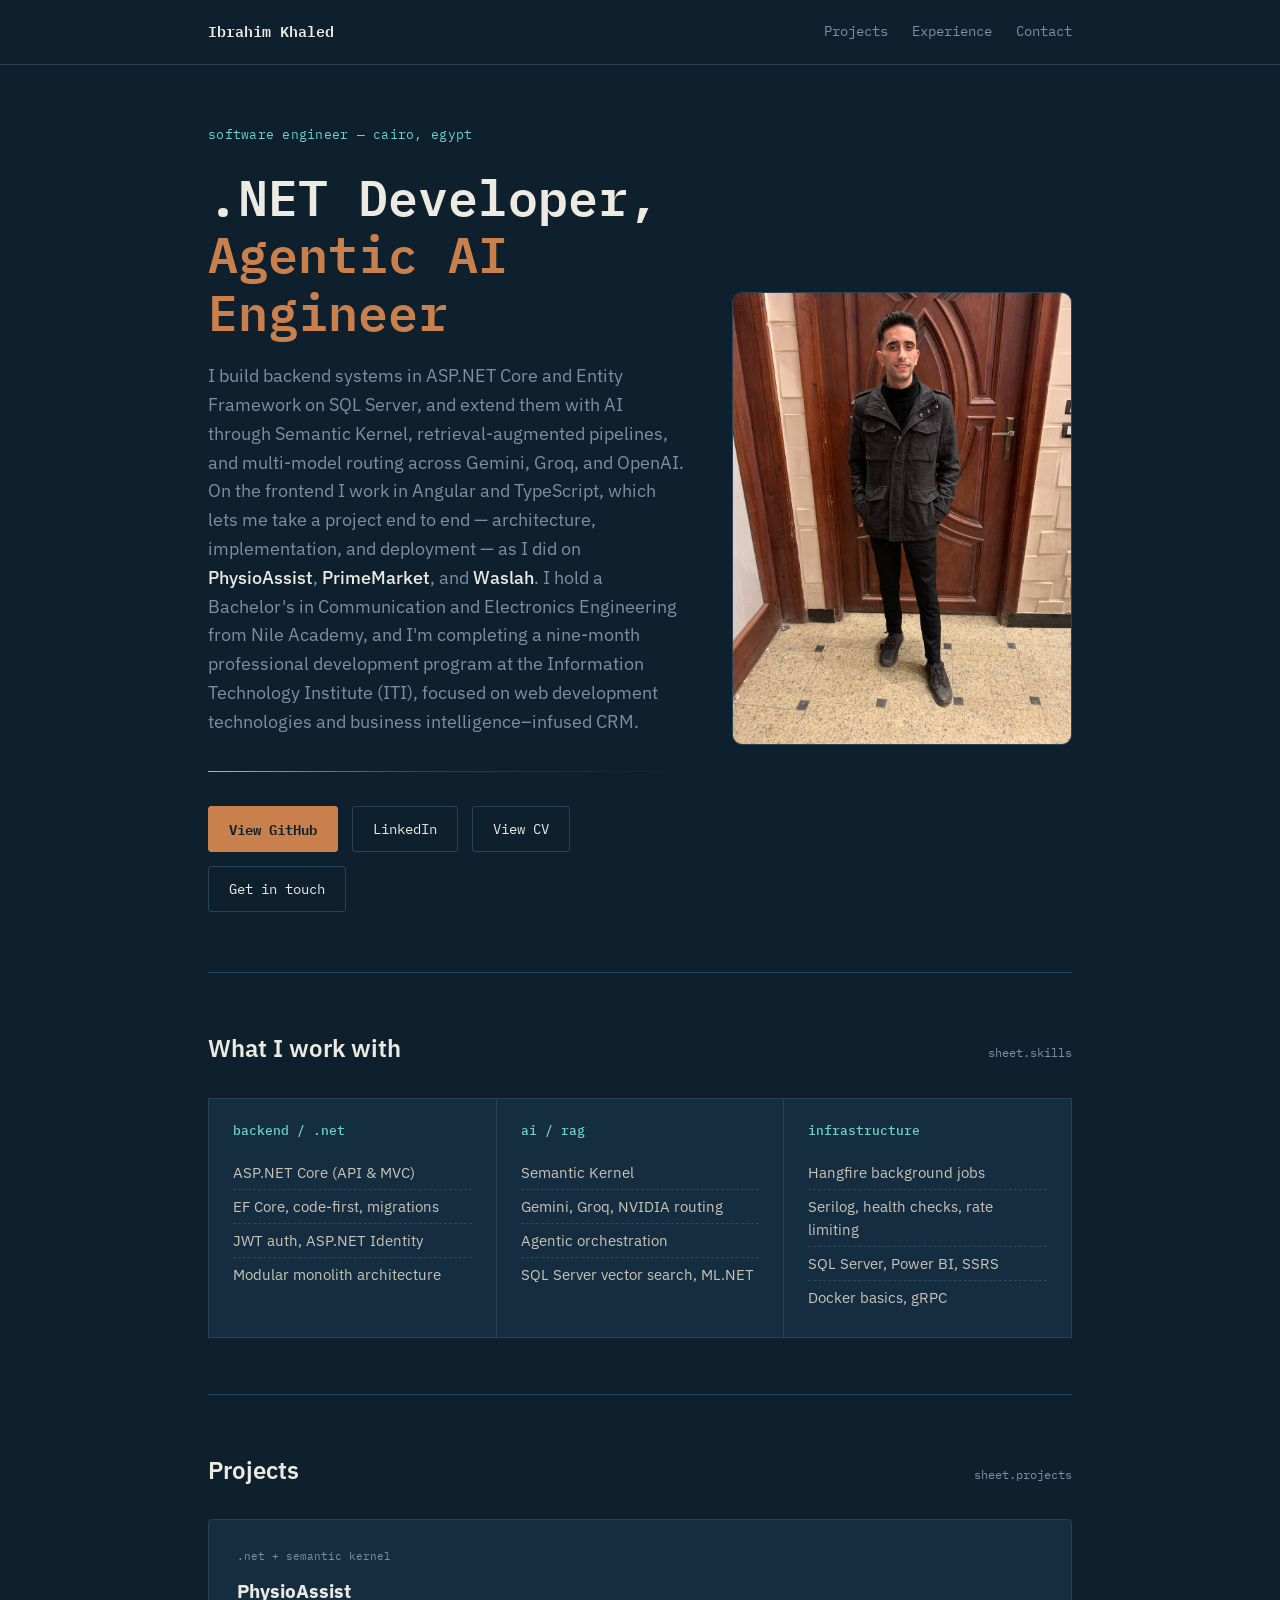
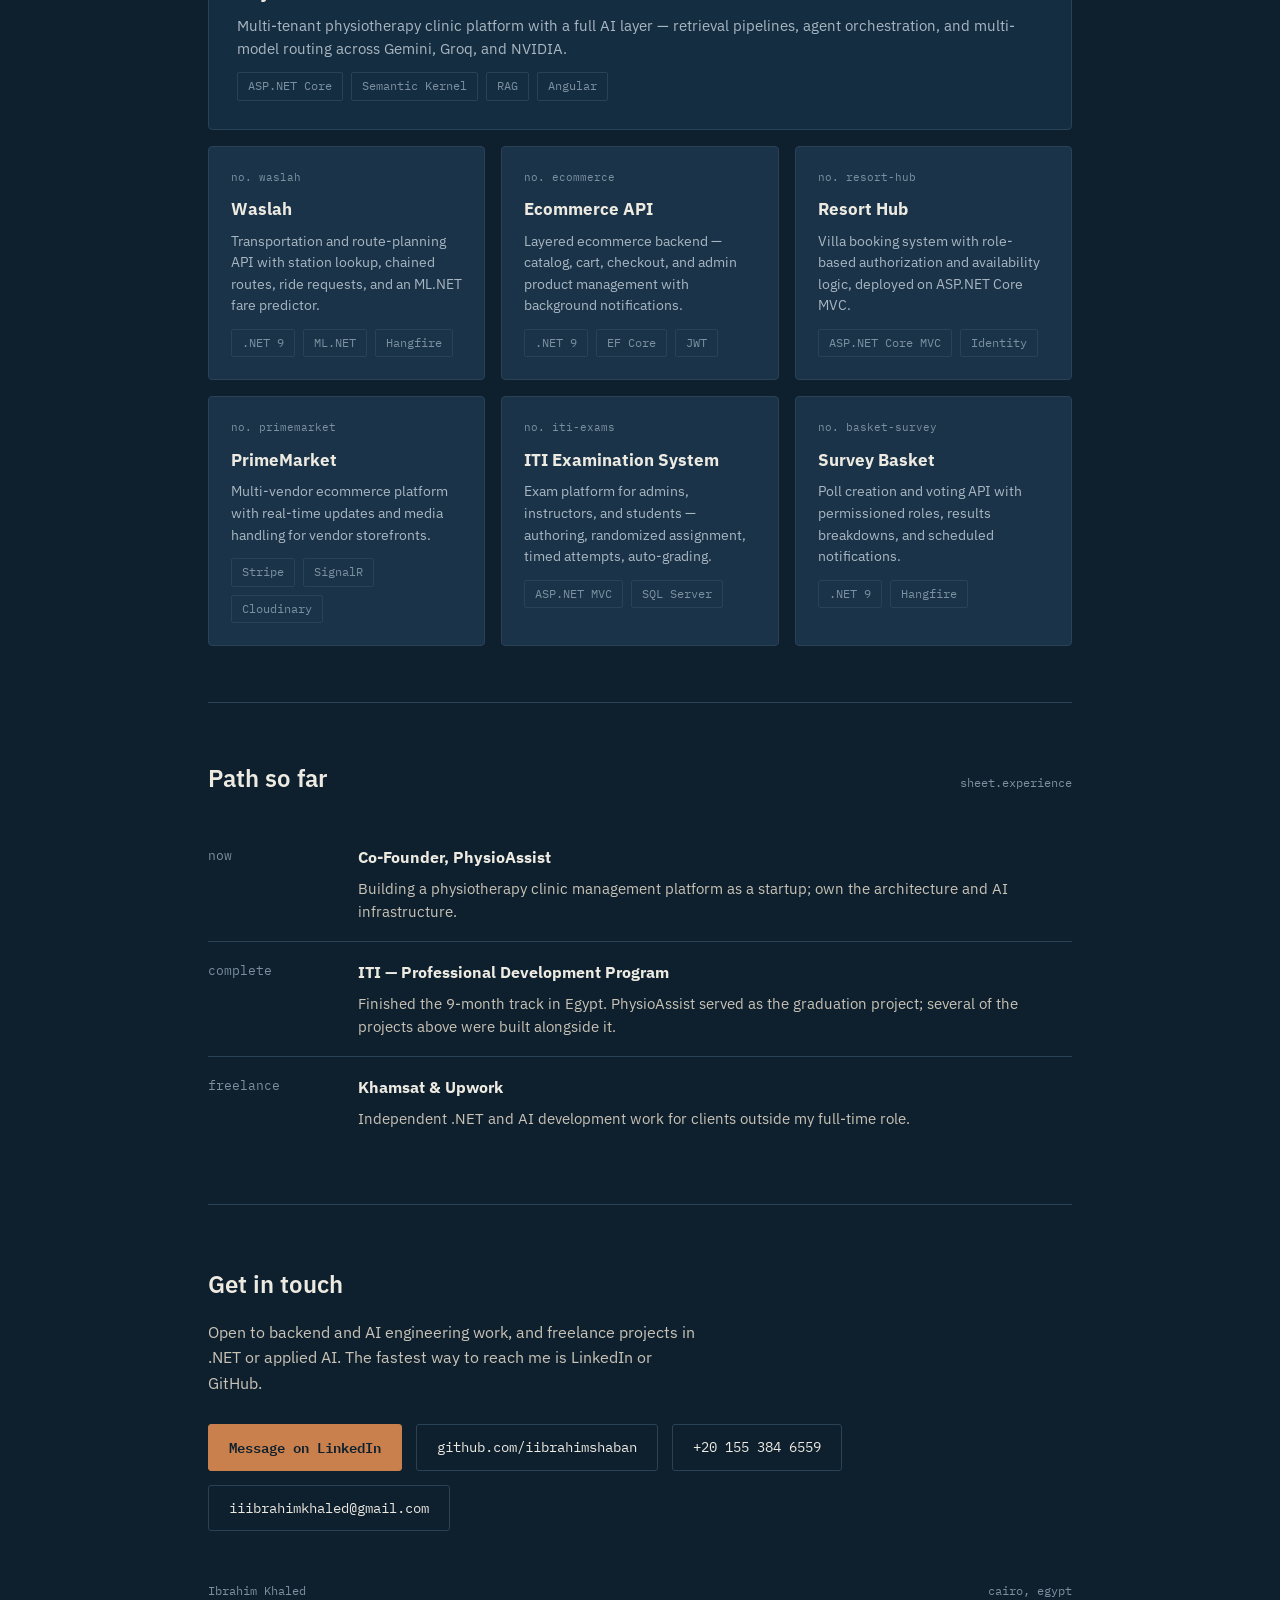
<file: index.html>
<!DOCTYPE html>
<html lang="en">
<head>
<meta charset="UTF-8">
<meta name="viewport" content="width=device-width, initial-scale=1.0">
<title>Ibrahim Khaled — Software Engineer</title>
<link rel="preconnect" href="https://fonts.googleapis.com">
<link rel="preconnect" href="https://fonts.gstatic.com" crossorigin>
<link href="https://fonts.googleapis.com/css2?family=IBM+Plex+Mono:wght@400;500;600&family=IBM+Plex+Sans:wght@400;500;600;700&display=swap" rel="stylesheet">
<link rel="stylesheet" href="style.css">
</head>
<body>

<header class="site-nav">
  <div class="wrap">
    <a class="brand" href="index.html">Ibrahim Khaled</a>
    <nav>
      <a href="#projects">Projects</a>
      <a href="#experience">Experience</a>
      <a href="#contact">Contact</a>
    </nav>
  </div>
</header>

<div class="wrap">

  <header class="hero">
    <div class="hero-copy">
      <div class="tag mono">software engineer — cairo, egypt</div>
      <h1>.NET Developer, <span class="accent">Agentic AI Engineer</span></h1>
      <p class="lede">I build backend systems in ASP.NET Core and Entity
        Framework on SQL Server, and extend them with AI through Semantic
        Kernel, retrieval-augmented pipelines, and multi-model routing
        across Gemini, Groq, and OpenAI. On the frontend I work in Angular
        and TypeScript, which lets me take a project end to end —
        architecture, implementation, and deployment — as I did on
        <strong>PhysioAssist</strong>, <strong>PrimeMarket</strong>, and
        <strong>Waslah</strong>. I hold a Bachelor's in Communication and
        Electronics Engineering from Nile Academy, and I'm completing a
        nine-month professional development program at the Information
        Technology Institute (ITI), focused on web development technologies
        and business intelligence–infused CRM.</p>
      <div class="trace-rule"></div>
      <div class="links-row">
        <a class="btn primary" href="https://github.com/iibrahimshaban" target="_blank" rel="noopener">View GitHub</a>
        <a class="btn" href="https://www.linkedin.com/in/ibrahim-khaled-319548309/" target="_blank" rel="noopener">LinkedIn</a>
        <a class="btn" href="Ibrahim-Khaled-CV.pdf" target="_blank" rel="noopener">View CV</a>
        <a class="btn" href="#contact">Get in touch</a>
      </div>
    </div>
    <div class="avatar">
      <img src="my photo.jpg" alt="Ibrahim Khaled"
           onerror="this.style.display='none'; this.nextElementSibling.style.display='flex';">
      <div class="avatar-fallback mono">IK</div>
    </div>
  </header>

  <section id="skills">
    <div class="section-head">
      <h2>What I work with</h2>
      <span class="sheet-ref mono">sheet.skills</span>
    </div>
    <div class="skill-grid">
      <div class="skill-panel">
        <h3>backend / .net</h3>
        <ul>
          <li>ASP.NET Core (API &amp; MVC)</li>
          <li>EF Core, code-first, migrations</li>
          <li>JWT auth, ASP.NET Identity</li>
          <li>Modular monolith architecture</li>
        </ul>
      </div>
      <div class="skill-panel">
        <h3>ai / rag</h3>
        <ul>
          <li>Semantic Kernel</li>
          <li>Gemini, Groq, NVIDIA routing</li>
          <li>Agentic orchestration</li>
          <li>SQL Server vector search, ML.NET</li>
        </ul>
      </div>
      <div class="skill-panel">
        <h3>infrastructure</h3>
        <ul>
          <li>Hangfire background jobs</li>
          <li>Serilog, health checks, rate limiting</li>
          <li>SQL Server, Power BI, SSRS</li>
          <li>Docker basics, gRPC</li>
        </ul>
      </div>
    </div>
  </section>

  <section id="projects">
    <div class="section-head">
      <h2>Projects</h2>
      <span class="sheet-ref mono">sheet.projects</span>
    </div>
    <div class="project-grid">

      <a class="project-card featured" href="physioassist.html">
        <span class="ref mono">.net + semantic kernel</span>
        <h4>PhysioAssist</h4>
        <p>Multi-tenant physiotherapy clinic platform with a full AI layer —
          retrieval pipelines, agent orchestration, and multi-model routing
          across Gemini, Groq, and NVIDIA.</p>
        <div class="stack-line">
          <span class="chip">ASP.NET Core</span>
          <span class="chip">Semantic Kernel</span>
          <span class="chip">RAG</span>
          <span class="chip">Angular</span>
        </div>
      </a>

      <a class="project-card" href="waslah.html">
        <span class="ref mono">no. waslah</span>
        <h4>Waslah</h4>
        <p>Transportation and route-planning API with station lookup,
          chained routes, ride requests, and an ML.NET fare predictor.</p>
        <div class="stack-line">
          <span class="chip">.NET 9</span>
          <span class="chip">ML.NET</span>
          <span class="chip">Hangfire</span>
        </div>
      </a>

      <a class="project-card" href="ecommerce.html">
        <span class="ref mono">no. ecommerce</span>
        <h4>Ecommerce API</h4>
        <p>Layered ecommerce backend — catalog, cart, checkout, and admin
          product management with background notifications.</p>
        <div class="stack-line">
          <span class="chip">.NET 9</span>
          <span class="chip">EF Core</span>
          <span class="chip">JWT</span>
        </div>
      </a>

      <a class="project-card" href="resort-hub.html">
        <span class="ref mono">no. resort-hub</span>
        <h4>Resort Hub</h4>
        <p>Villa booking system with role-based authorization and
          availability logic, deployed on ASP.NET Core MVC.</p>
        <div class="stack-line">
          <span class="chip">ASP.NET Core MVC</span>
          <span class="chip">Identity</span>
        </div>
      </a>

      <a class="project-card" href="primemarket.html">
        <span class="ref mono">no. primemarket</span>
        <h4>PrimeMarket</h4>
        <p>Multi-vendor ecommerce platform with real-time updates and
          media handling for vendor storefronts.</p>
        <div class="stack-line">
          <span class="chip">Stripe</span>
          <span class="chip">SignalR</span>
          <span class="chip">Cloudinary</span>
        </div>
      </a>

      <a class="project-card" href="ITIExaminationSystem.html">
        <span class="ref mono">no. iti-exams</span>
        <h4>ITI Examination System</h4>
        <p>Exam platform for admins, instructors, and students — authoring,
          randomized assignment, timed attempts, auto-grading.</p>
        <div class="stack-line">
          <span class="chip">ASP.NET MVC</span>
          <span class="chip">SQL Server</span>
        </div>
      </a>

      <a class="project-card" href="BasketSurvay.html">
        <span class="ref mono">no. basket-survey</span>
        <h4>Survey Basket</h4>
        <p>Poll creation and voting API with permissioned roles, results
          breakdowns, and scheduled notifications.</p>
        <div class="stack-line">
          <span class="chip">.NET 9</span>
          <span class="chip">Hangfire</span>
        </div>
      </a>

    </div>
  </section>

  <section id="experience">
    <div class="section-head">
      <h2>Path so far</h2>
      <span class="sheet-ref mono">sheet.experience</span>
    </div>
    <div class="exp-item">
      <div class="when mono">now</div>
      <div>
        <h4>Co-Founder, PhysioAssist</h4>
        <p>Building a physiotherapy clinic management platform as a
          startup; own the architecture and AI infrastructure.</p>
      </div>
    </div>
    <div class="exp-item">
      <div class="when mono">complete</div>
      <div>
        <h4>ITI — Professional Development Program</h4>
        <p>Finished the 9-month track in Egypt. PhysioAssist served as the
          graduation project; several of the projects above were built
          alongside it.</p>
      </div>
    </div>
    <div class="exp-item">
      <div class="when mono">freelance</div>
      <div>
        <h4>Khamsat &amp; Upwork</h4>
        <p>Independent .NET and AI development work for clients outside my
          full-time role.</p>
      </div>
    </div>
  </section>

  <footer id="contact">
    <h2>Get in touch</h2>
    <p>Open to backend and AI engineering work, and freelance projects in
      .NET or applied AI. The fastest way to reach me is LinkedIn or GitHub.</p>
    <div class="links-row">
      <a class="btn primary" href="https://www.linkedin.com/in/ibrahim-khaled-319548309/" target="_blank" rel="noopener">Message on LinkedIn</a>
      <a class="btn" href="https://github.com/iibrahimshaban" target="_blank" rel="noopener">github.com/iibrahimshaban</a>
      <a class="btn" href="tel:+201553846559">+20 155 384 6559</a>
      <a class="btn" href="mailto:iiibrahimkhaled@gmail.com">iiibrahimkhaled@gmail.com</a>
    </div>
    <div class="foot-meta">
      <span>Ibrahim Khaled</span>
      <span>cairo, egypt</span>
    </div>
  </footer>

</div>
</body>
</html>
</file>
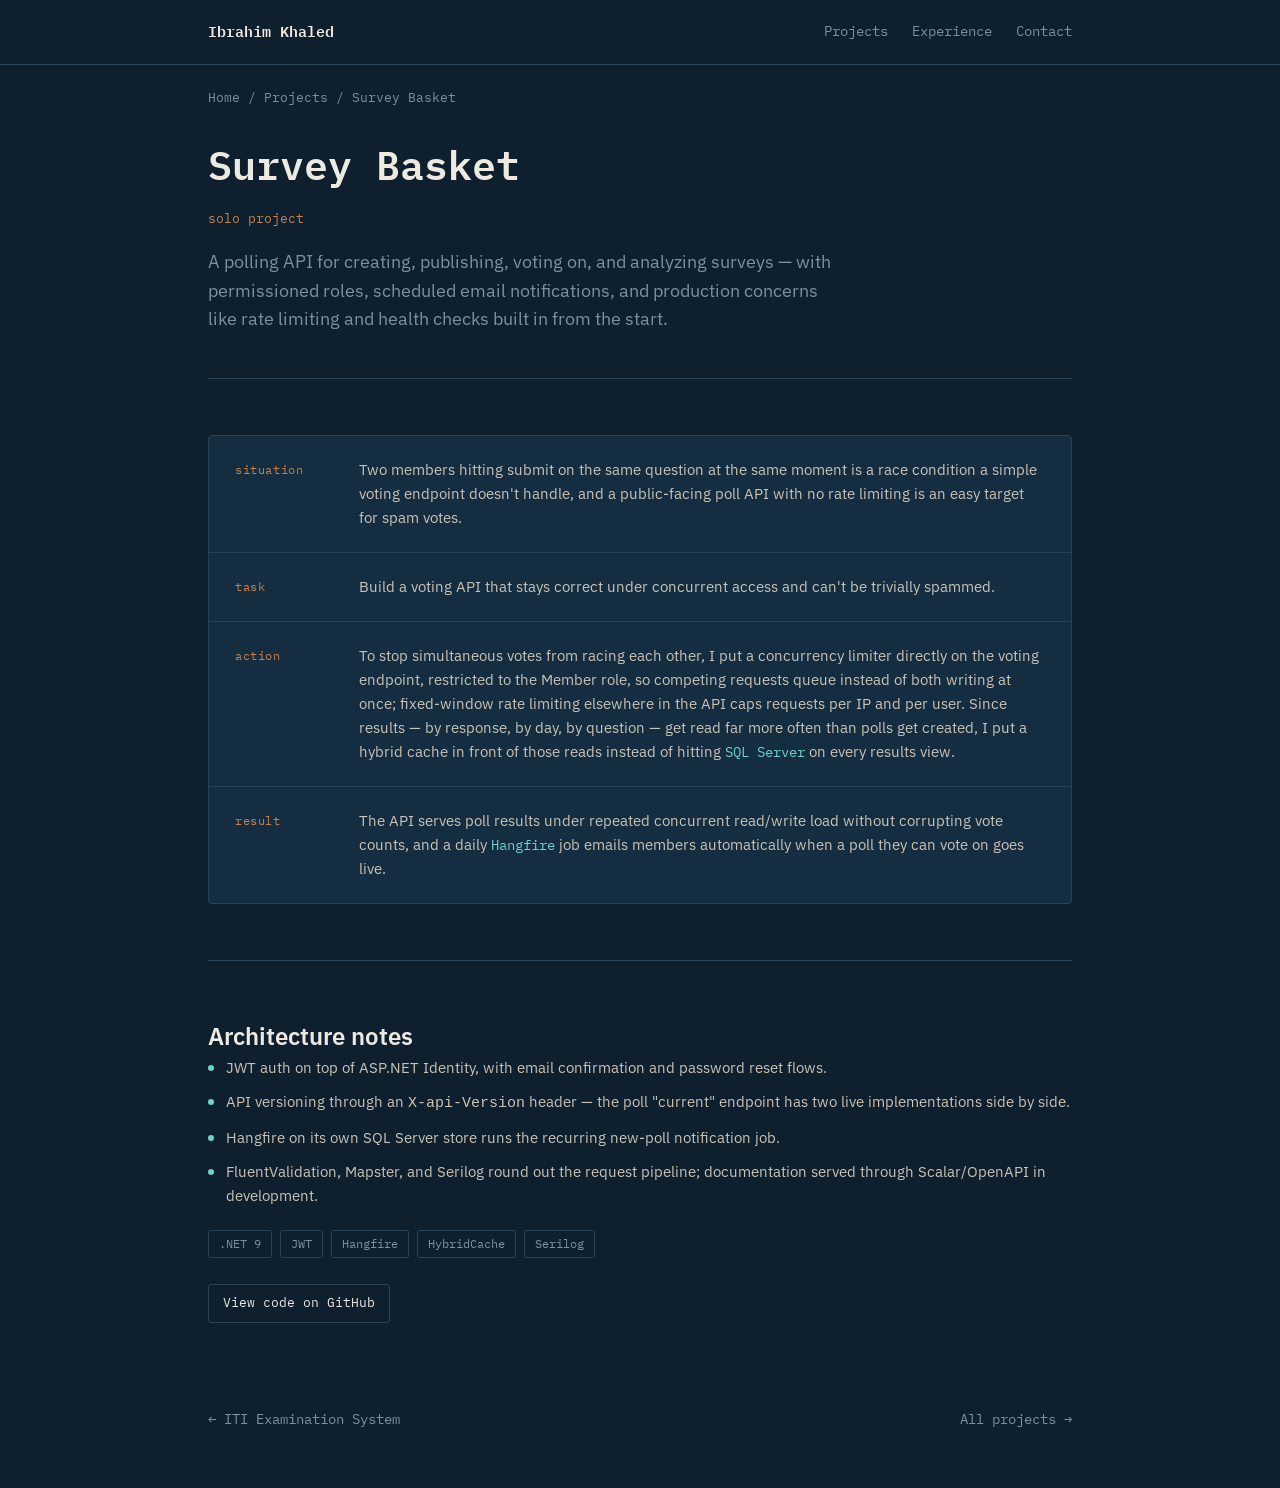
<file: BasketSurvay.html>
<!DOCTYPE html>
<html lang="en">
<head>
<meta charset="UTF-8">
<meta name="viewport" content="width=device-width, initial-scale=1.0">
<title>Survey Basket — Ibrahim Khaled</title>
<link rel="preconnect" href="https://fonts.googleapis.com">
<link rel="preconnect" href="https://fonts.gstatic.com" crossorigin>
<link href="https://fonts.googleapis.com/css2?family=IBM+Plex+Mono:wght@400;500;600&family=IBM+Plex+Sans:wght@400;500;600;700&display=swap" rel="stylesheet">
<link rel="stylesheet" href="style.css">
</head>
<body>

<header class="site-nav">
  <div class="wrap">
    <a class="brand" href="index.html">Ibrahim Khaled</a>
    <nav>
      <a href="index.html#projects">Projects</a>
      <a href="index.html#experience">Experience</a>
      <a href="index.html#contact">Contact</a>
    </nav>
  </div>
</header>

<div class="wrap">

  <div class="crumbs"><a href="index.html">Home</a> / <a href="index.html#projects">Projects</a> / Survey Basket</div>

  <header class="detail-header">
    <h1>Survey Basket</h1>
    <div class="role mono">solo project</div>
    <p class="lede">A polling API for creating, publishing, voting on, and
      analyzing surveys — with permissioned roles, scheduled email
      notifications, and production concerns like rate limiting and
      health checks built in from the start.</p>
  </header>

  <section>
    <div class="star-grid">
      <div class="star-item">
        <span class="star-label">situation</span>
        <p>Two members hitting submit on the same question at the same
          moment is a race condition a simple voting endpoint doesn't
          handle, and a public-facing poll API with no rate limiting is
          an easy target for spam votes.</p>
      </div>
      <div class="star-item">
        <span class="star-label">task</span>
        <p>Build a voting API that stays correct under concurrent access
          and can't be trivially spammed.</p>
      </div>
      <div class="star-item">
        <span class="star-label">action</span>
        <p>To stop simultaneous votes from racing each other, I put a
          concurrency limiter directly on the voting endpoint, restricted
          to the Member role, so competing requests queue instead of
          both writing at once; fixed-window rate limiting elsewhere in
          the API caps requests per IP and per user. Since results — by
          response, by day, by question — get read far more often than
          polls get created, I put a hybrid cache in front of those reads
          instead of hitting <code>SQL Server</code> on every results
          view.</p>
      </div>
      <div class="star-item">
        <span class="star-label">result</span>
        <p>The API serves poll results under repeated concurrent
          read/write load without corrupting vote counts, and a daily
          <code>Hangfire</code> job emails members automatically when a
          poll they can vote on goes live.</p>
      </div>
    </div>
  </section>

  <section>
    <h2>Architecture notes</h2>
    <ul class="feature-list">
      <li>JWT auth on top of ASP.NET Identity, with email confirmation
        and password reset flows.</li>
      <li>API versioning through an <code>X-api-Version</code> header —
        the poll "current" endpoint has two live implementations side by
        side.</li>
      <li>Hangfire on its own SQL Server store runs the recurring
        new-poll notification job.</li>
      <li>FluentValidation, Mapster, and Serilog round out the request
        pipeline; documentation served through Scalar/OpenAPI in
        development.</li>
    </ul>
    <div class="stack-line" style="margin-top: 22px;">
      <span class="chip">.NET 9</span>
      <span class="chip">JWT</span>
      <span class="chip">Hangfire</span>
      <span class="chip">HybridCache</span>
      <span class="chip">Serilog</span>
    </div>
    <div class="links-row" style="margin-top: 26px;">
      <a class="btn small" href="https://github.com/iibrahimshaban/BasketSurvay" target="_blank" rel="noopener">View code on GitHub</a>
    </div>
  </section>

  <div class="project-nav">
    <a href="iti-examination-system.html">&larr; ITI Examination System</a>
    <a href="index.html#projects">All projects &rarr;</a>
  </div>

</div>
</body>
</html>
</file>
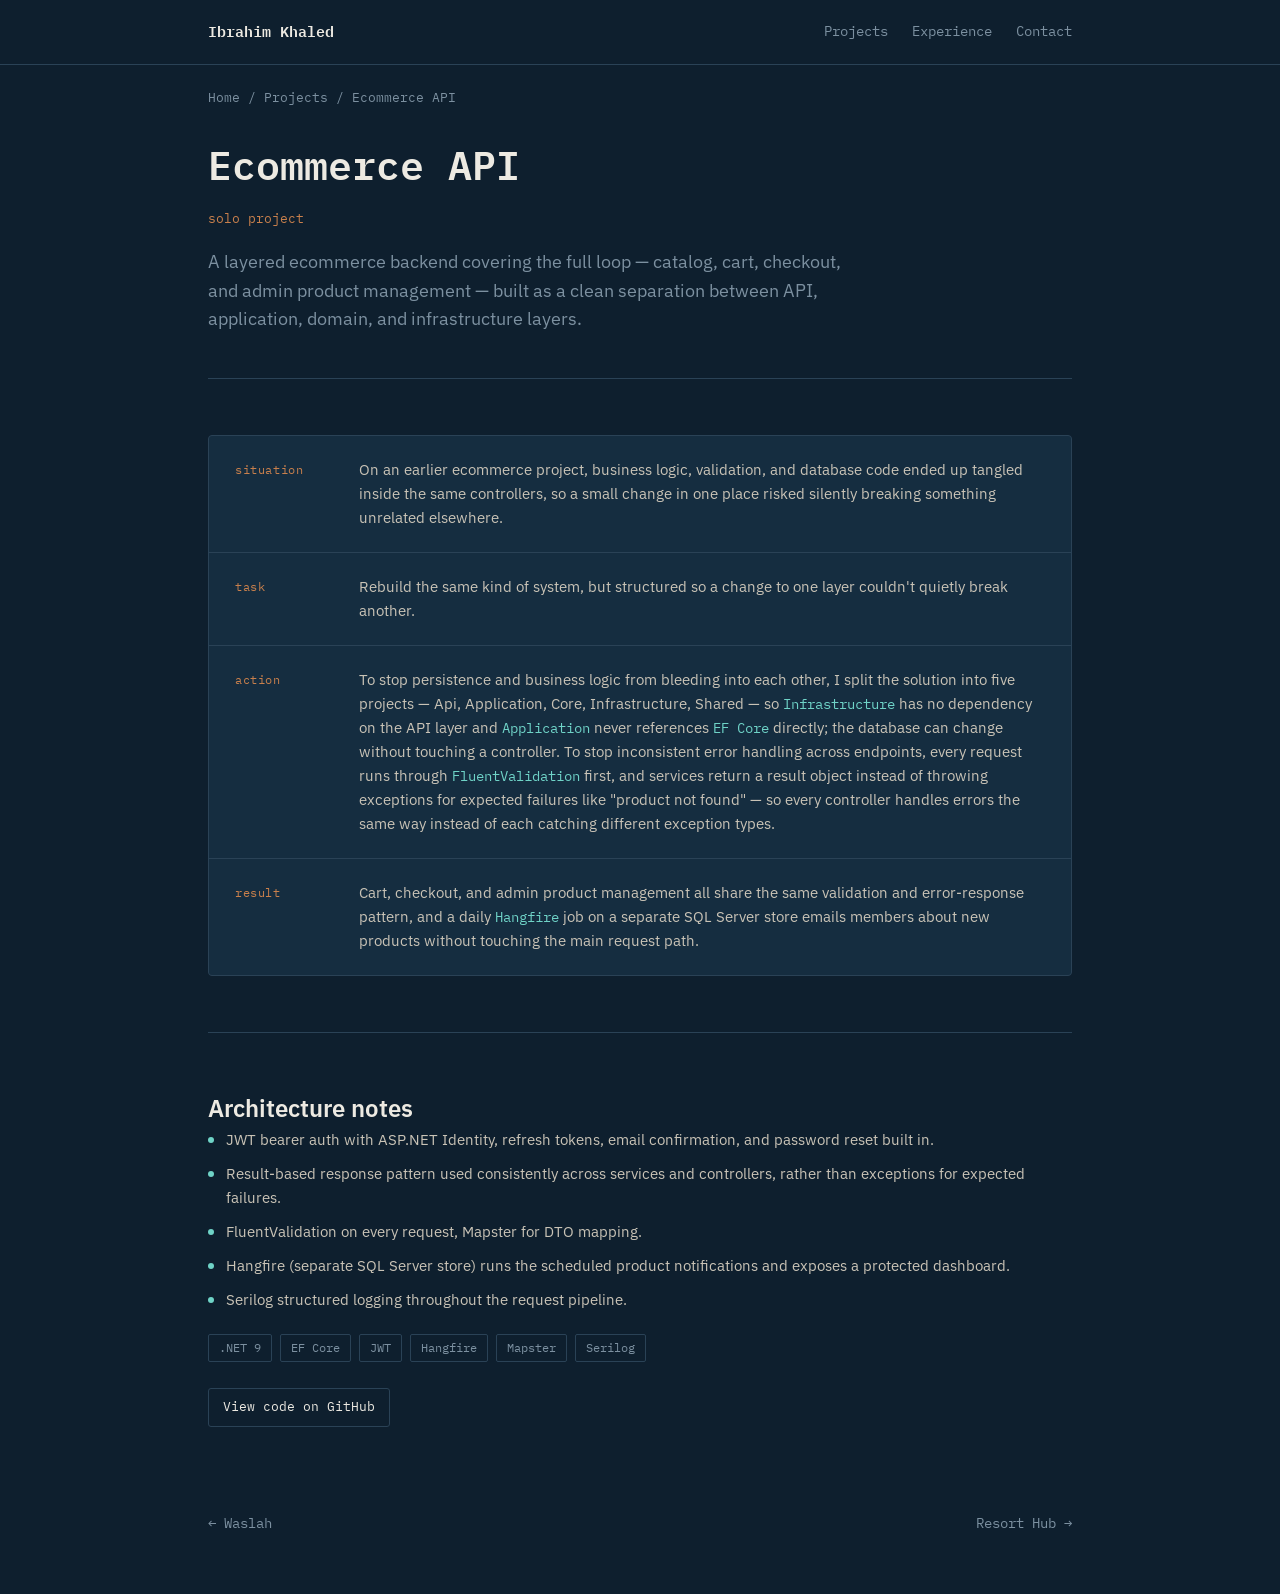
<file: Ecommerce.html>
<!DOCTYPE html>
<html lang="en">
<head>
<meta charset="UTF-8">
<meta name="viewport" content="width=device-width, initial-scale=1.0">
<title>Ecommerce API — Ibrahim Khaled</title>
<link rel="preconnect" href="https://fonts.googleapis.com">
<link rel="preconnect" href="https://fonts.gstatic.com" crossorigin>
<link href="https://fonts.googleapis.com/css2?family=IBM+Plex+Mono:wght@400;500;600&family=IBM+Plex+Sans:wght@400;500;600;700&display=swap" rel="stylesheet">
<link rel="stylesheet" href="style.css">
</head>
<body>

<header class="site-nav">
  <div class="wrap">
    <a class="brand" href="index.html">Ibrahim Khaled</a>
    <nav>
      <a href="index.html#projects">Projects</a>
      <a href="index.html#experience">Experience</a>
      <a href="index.html#contact">Contact</a>
    </nav>
  </div>
</header>

<div class="wrap">

  <div class="crumbs"><a href="index.html">Home</a> / <a href="index.html#projects">Projects</a> / Ecommerce API</div>

  <header class="detail-header">
    <h1>Ecommerce API</h1>
    <div class="role mono">solo project</div>
    <p class="lede">A layered ecommerce backend covering the full loop —
      catalog, cart, checkout, and admin product management — built as a
      clean separation between API, application, domain, and
      infrastructure layers.</p>
  </header>

  <section>
    <div class="star-grid">
      <div class="star-item">
        <span class="star-label">situation</span>
        <p>On an earlier ecommerce project, business logic, validation,
          and database code ended up tangled inside the same controllers,
          so a small change in one place risked silently breaking
          something unrelated elsewhere.</p>
      </div>
      <div class="star-item">
        <span class="star-label">task</span>
        <p>Rebuild the same kind of system, but structured so a change to
          one layer couldn't quietly break another.</p>
      </div>
      <div class="star-item">
        <span class="star-label">action</span>
        <p>To stop persistence and business logic from bleeding into each
          other, I split the solution into five projects — Api,
          Application, Core, Infrastructure, Shared — so
          <code>Infrastructure</code> has no dependency on the API layer
          and <code>Application</code> never references <code>EF
          Core</code> directly; the database can change without touching
          a controller. To stop inconsistent error handling across
          endpoints, every request runs through
          <code>FluentValidation</code> first, and services return a
          result object instead of throwing exceptions for expected
          failures like "product not found" — so every controller handles
          errors the same way instead of each catching different
          exception types.</p>
      </div>
      <div class="star-item">
        <span class="star-label">result</span>
        <p>Cart, checkout, and admin product management all share the
          same validation and error-response pattern, and a daily
          <code>Hangfire</code> job on a separate SQL Server store emails
          members about new products without touching the main request
          path.</p>
      </div>
    </div>
  </section>

  <section>
    <h2>Architecture notes</h2>
    <ul class="feature-list">
      <li>JWT bearer auth with ASP.NET Identity, refresh tokens, email
        confirmation, and password reset built in.</li>
      <li>Result-based response pattern used consistently across services
        and controllers, rather than exceptions for expected failures.</li>
      <li>FluentValidation on every request, Mapster for DTO mapping.</li>
      <li>Hangfire (separate SQL Server store) runs the scheduled product
        notifications and exposes a protected dashboard.</li>
      <li>Serilog structured logging throughout the request pipeline.</li>
    </ul>
    <div class="stack-line" style="margin-top: 22px;">
      <span class="chip">.NET 9</span>
      <span class="chip">EF Core</span>
      <span class="chip">JWT</span>
      <span class="chip">Hangfire</span>
      <span class="chip">Mapster</span>
      <span class="chip">Serilog</span>
    </div>
    <div class="links-row" style="margin-top: 26px;">
      <a class="btn small" href="https://github.com/iibrahimshaban/Ecommerce" target="_blank" rel="noopener">View code on GitHub</a>
    </div>
  </section>

  <div class="project-nav">
    <a href="waslah.html">&larr; Waslah</a>
    <a href="resort-hub.html">Resort Hub &rarr;</a>
  </div>

</div>
</body>
</html>
</file>
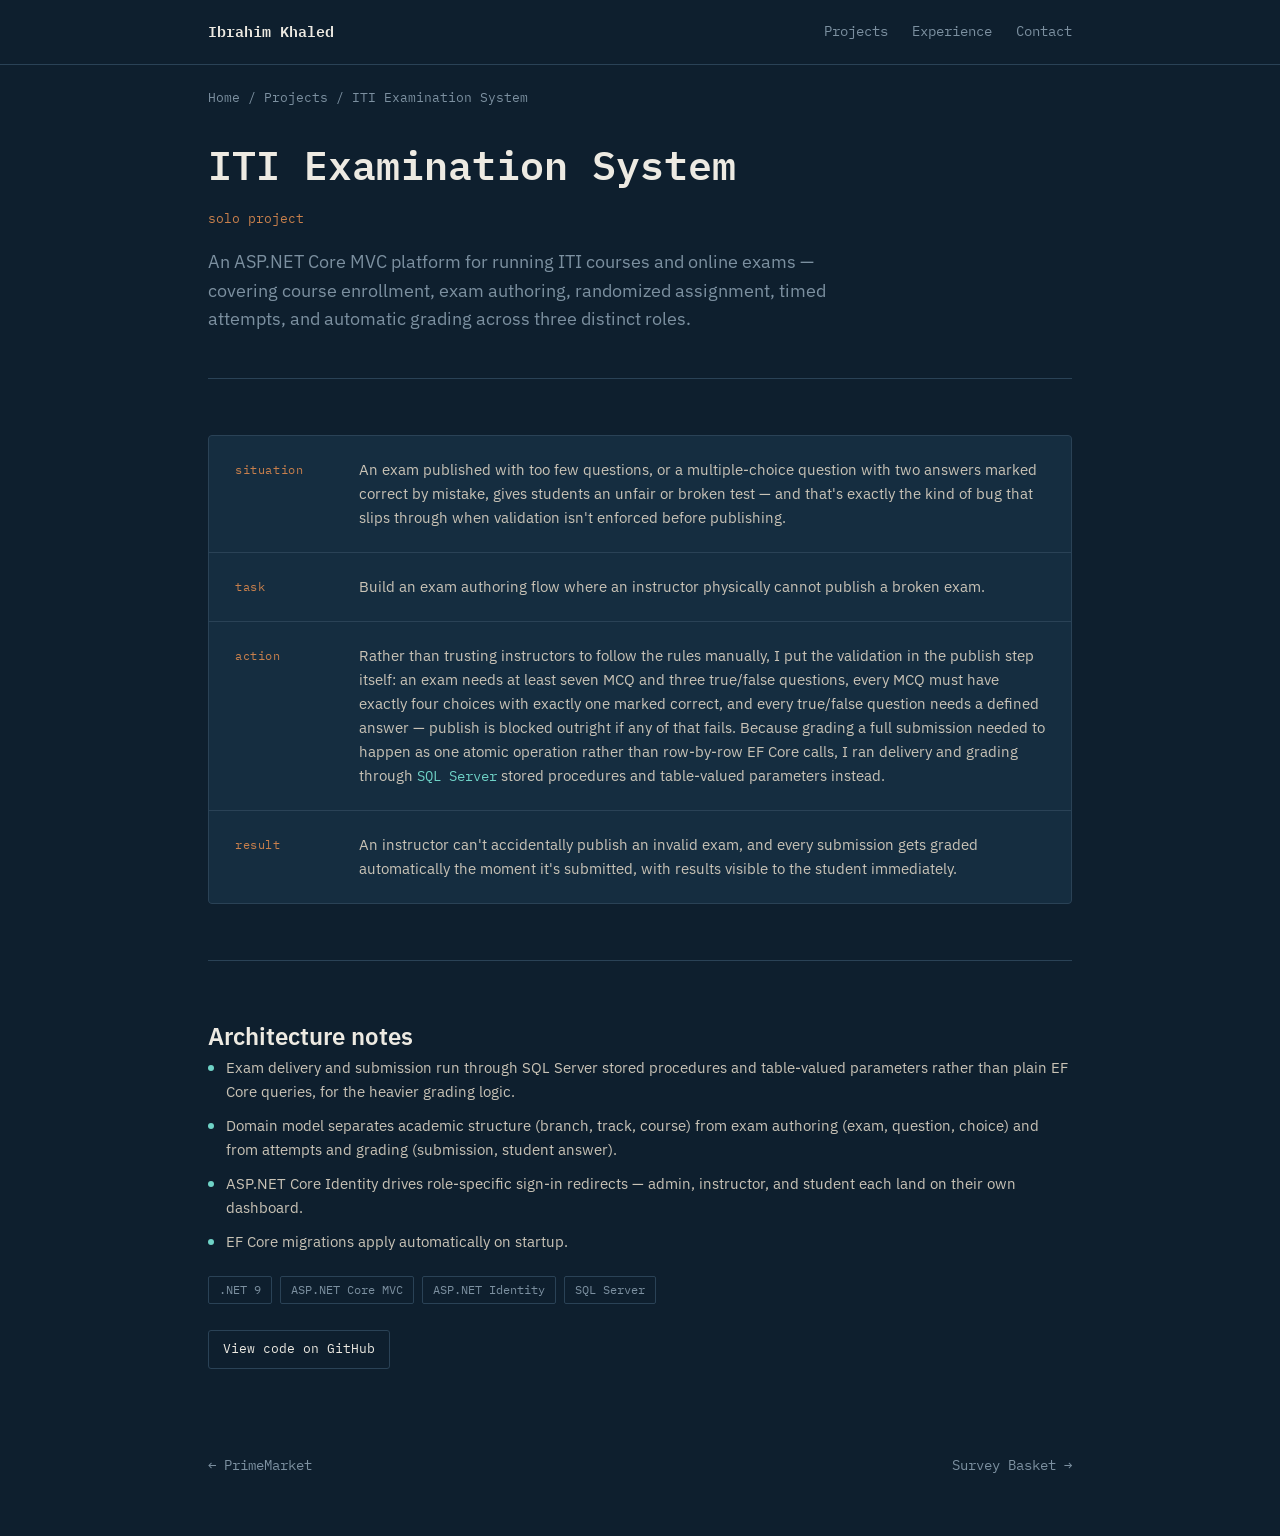
<file: ITIExaminationSystem.html>
<!DOCTYPE html>
<html lang="en">
<head>
<meta charset="UTF-8">
<meta name="viewport" content="width=device-width, initial-scale=1.0">
<title>ITI Examination System — Ibrahim Khaled</title>
<link rel="preconnect" href="https://fonts.googleapis.com">
<link rel="preconnect" href="https://fonts.gstatic.com" crossorigin>
<link href="https://fonts.googleapis.com/css2?family=IBM+Plex+Mono:wght@400;500;600&family=IBM+Plex+Sans:wght@400;500;600;700&display=swap" rel="stylesheet">
<link rel="stylesheet" href="style.css">
</head>
<body>

<header class="site-nav">
  <div class="wrap">
    <a class="brand" href="index.html">Ibrahim Khaled</a>
    <nav>
      <a href="index.html#projects">Projects</a>
      <a href="index.html#experience">Experience</a>
      <a href="index.html#contact">Contact</a>
    </nav>
  </div>
</header>

<div class="wrap">

  <div class="crumbs"><a href="index.html">Home</a> / <a href="index.html#projects">Projects</a> / ITI Examination System</div>

  <header class="detail-header">
    <h1>ITI Examination System</h1>
    <div class="role mono">solo project</div>
    <p class="lede">An ASP.NET Core MVC platform for running ITI courses
      and online exams — covering course enrollment, exam authoring,
      randomized assignment, timed attempts, and automatic grading across
      three distinct roles.</p>
  </header>

  <section>
    <div class="star-grid">
      <div class="star-item">
        <span class="star-label">situation</span>
        <p>An exam published with too few questions, or a multiple-choice
          question with two answers marked correct by mistake, gives
          students an unfair or broken test — and that's exactly the kind
          of bug that slips through when validation isn't enforced before
          publishing.</p>
      </div>
      <div class="star-item">
        <span class="star-label">task</span>
        <p>Build an exam authoring flow where an instructor physically
          cannot publish a broken exam.</p>
      </div>
      <div class="star-item">
        <span class="star-label">action</span>
        <p>Rather than trusting instructors to follow the rules manually,
          I put the validation in the publish step itself: an exam needs
          at least seven MCQ and three true/false questions, every MCQ
          must have exactly four choices with exactly one marked correct,
          and every true/false question needs a defined answer — publish
          is blocked outright if any of that fails. Because grading a
          full submission needed to happen as one atomic operation rather
          than row-by-row EF Core calls, I ran delivery and grading
          through <code>SQL Server</code> stored procedures and
          table-valued parameters instead.</p>
      </div>
      <div class="star-item">
        <span class="star-label">result</span>
        <p>An instructor can't accidentally publish an invalid exam, and
          every submission gets graded automatically the moment it's
          submitted, with results visible to the student immediately.</p>
      </div>
    </div>
  </section>

  <section>
    <h2>Architecture notes</h2>
    <ul class="feature-list">
      <li>Exam delivery and submission run through SQL Server stored
        procedures and table-valued parameters rather than plain EF Core
        queries, for the heavier grading logic.</li>
      <li>Domain model separates academic structure (branch, track,
        course) from exam authoring (exam, question, choice) and from
        attempts and grading (submission, student answer).</li>
      <li>ASP.NET Core Identity drives role-specific sign-in redirects —
        admin, instructor, and student each land on their own dashboard.</li>
      <li>EF Core migrations apply automatically on startup.</li>
    </ul>
    <div class="stack-line" style="margin-top: 22px;">
      <span class="chip">.NET 9</span>
      <span class="chip">ASP.NET Core MVC</span>
      <span class="chip">ASP.NET Identity</span>
      <span class="chip">SQL Server</span>
    </div>
    <div class="links-row" style="margin-top: 26px;">
      <a class="btn small" href="https://github.com/iibrahimshaban/ITIExaminationSystem" target="_blank" rel="noopener">View code on GitHub</a>
    </div>
  </section>

  <div class="project-nav">
    <a href="primemarket.html">&larr; PrimeMarket</a>
    <a href="basket-survey.html">Survey Basket &rarr;</a>
  </div>

</div>
</body>
</html>
</file>
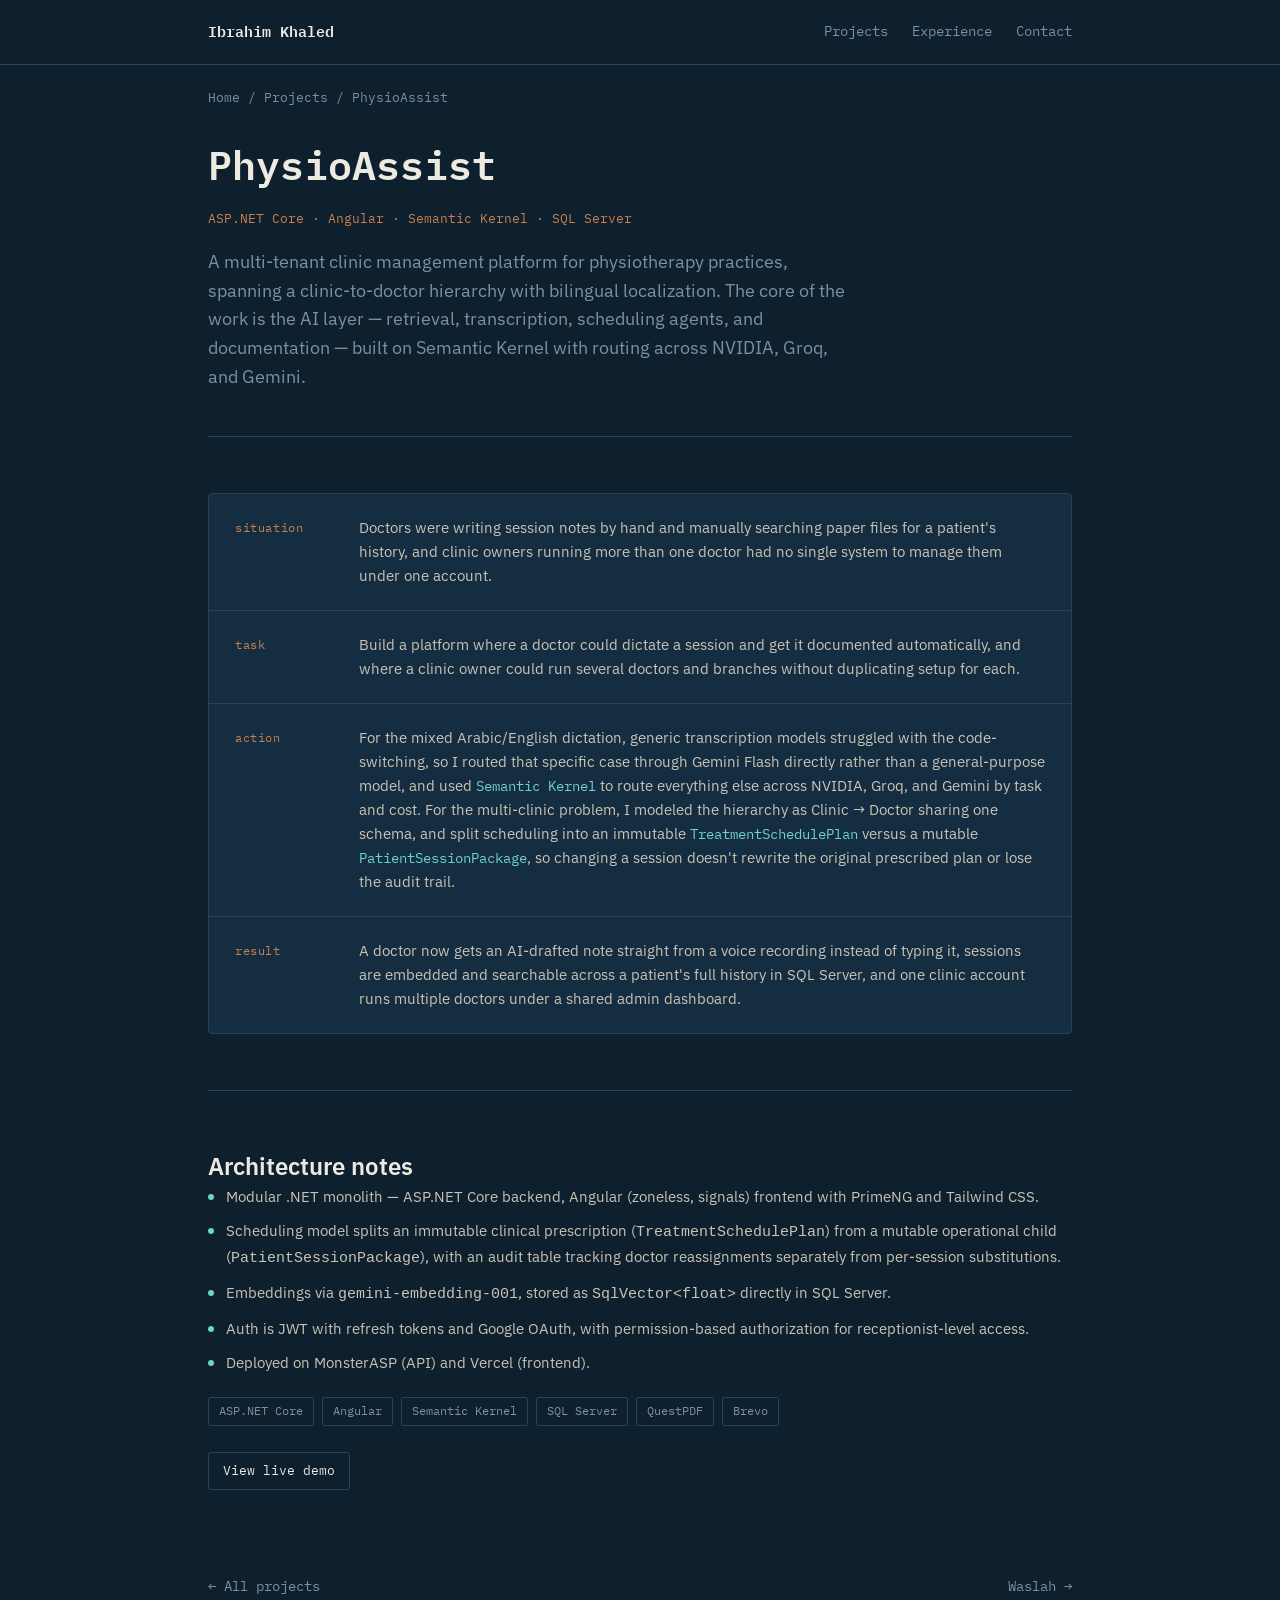
<file: PhysioAssist.html>
<!DOCTYPE html>
<html lang="en">
<head>
<meta charset="UTF-8">
<meta name="viewport" content="width=device-width, initial-scale=1.0">
<title>PhysioAssist — Ibrahim Khaled</title>
<link rel="preconnect" href="https://fonts.googleapis.com">
<link rel="preconnect" href="https://fonts.gstatic.com" crossorigin>
<link href="https://fonts.googleapis.com/css2?family=IBM+Plex+Mono:wght@400;500;600&family=IBM+Plex+Sans:wght@400;500;600;700&display=swap" rel="stylesheet">
<link rel="stylesheet" href="style.css">
</head>
<body>

<header class="site-nav">
  <div class="wrap">
    <a class="brand" href="index.html">Ibrahim Khaled</a>
    <nav>
      <a href="index.html#projects">Projects</a>
      <a href="index.html#experience">Experience</a>
      <a href="index.html#contact">Contact</a>
    </nav>
  </div>
</header>

<div class="wrap">

  <div class="crumbs"><a href="index.html">Home</a> / <a href="index.html#projects">Projects</a> / PhysioAssist</div>

  <header class="detail-header">
    <h1>PhysioAssist</h1>
    <div class="role mono">ASP.NET Core · Angular · Semantic Kernel · SQL Server</div>
    <p class="lede">A multi-tenant clinic management platform for
      physiotherapy practices, spanning a clinic-to-doctor hierarchy with
      bilingual localization. The core of the work is the AI layer —
      retrieval, transcription, scheduling agents, and documentation —
      built on Semantic Kernel with routing across NVIDIA, Groq, and
      Gemini.</p>
  </header>

  <section>
    <div class="star-grid">
      <div class="star-item">
        <span class="star-label">situation</span>
        <p>Doctors were writing session notes by hand and manually
          searching paper files for a patient's history, and clinic
          owners running more than one doctor had no single system to
          manage them under one account.</p>
      </div>
      <div class="star-item">
        <span class="star-label">task</span>
        <p>Build a platform where a doctor could dictate a session and get
          it documented automatically, and where a clinic owner could run
          several doctors and branches without duplicating setup for
          each.</p>
      </div>
      <div class="star-item">
        <span class="star-label">action</span>
        <p>For the mixed Arabic/English dictation, generic transcription
          models struggled with the code-switching, so I routed that
          specific case through Gemini Flash directly rather than a
          general-purpose model, and used <code>Semantic Kernel</code> to
          route everything else across NVIDIA, Groq, and Gemini by task
          and cost. For the multi-clinic problem, I modeled the hierarchy
          as Clinic → Doctor sharing one schema, and split scheduling into
          an immutable <code>TreatmentSchedulePlan</code> versus a
          mutable <code>PatientSessionPackage</code>, so changing a
          session doesn't rewrite the original prescribed plan or lose
          the audit trail.</p>
      </div>
      <div class="star-item">
        <span class="star-label">result</span>
        <p>A doctor now gets an AI-drafted note straight from a voice
          recording instead of typing it, sessions are embedded and
          searchable across a patient's full history in SQL Server, and
          one clinic account runs multiple doctors under a shared admin
          dashboard.</p>
      </div>
    </div>
  </section>

  <section>
    <h2>Architecture notes</h2>
    <ul class="feature-list">
      <li>Modular .NET monolith — ASP.NET Core backend, Angular
        (zoneless, signals) frontend with PrimeNG and Tailwind CSS.</li>
      <li>Scheduling model splits an immutable clinical prescription
        (<code>TreatmentSchedulePlan</code>) from a mutable operational
        child (<code>PatientSessionPackage</code>), with an audit table
        tracking doctor reassignments separately from per-session
        substitutions.</li>
      <li>Embeddings via <code>gemini-embedding-001</code>, stored as
        <code>SqlVector&lt;float&gt;</code> directly in SQL Server.</li>
      <li>Auth is JWT with refresh tokens and Google OAuth, with
        permission-based authorization for receptionist-level access.</li>
      <li>Deployed on MonsterASP (API) and Vercel (frontend).</li>
    </ul>
    <div class="stack-line" style="margin-top: 22px;">
      <span class="chip">ASP.NET Core</span>
      <span class="chip">Angular</span>
      <span class="chip">Semantic Kernel</span>
      <span class="chip">SQL Server</span>
      <span class="chip">QuestPDF</span>
      <span class="chip">Brevo</span>
    </div>
     <div class="links-row" style="margin-top: 26px;">
      <a class="btn small" href="https://physio-assist-gamma.vercel.app/" target="_blank" rel="noopener">View live demo</a>
    </div>
  </section>

  <div class="project-nav">
    <a href="index.html#projects">&larr; All projects</a>
    <a href="waslah.html">Waslah &rarr;</a>
  </div>

</div>
</body>
</html>
</file>
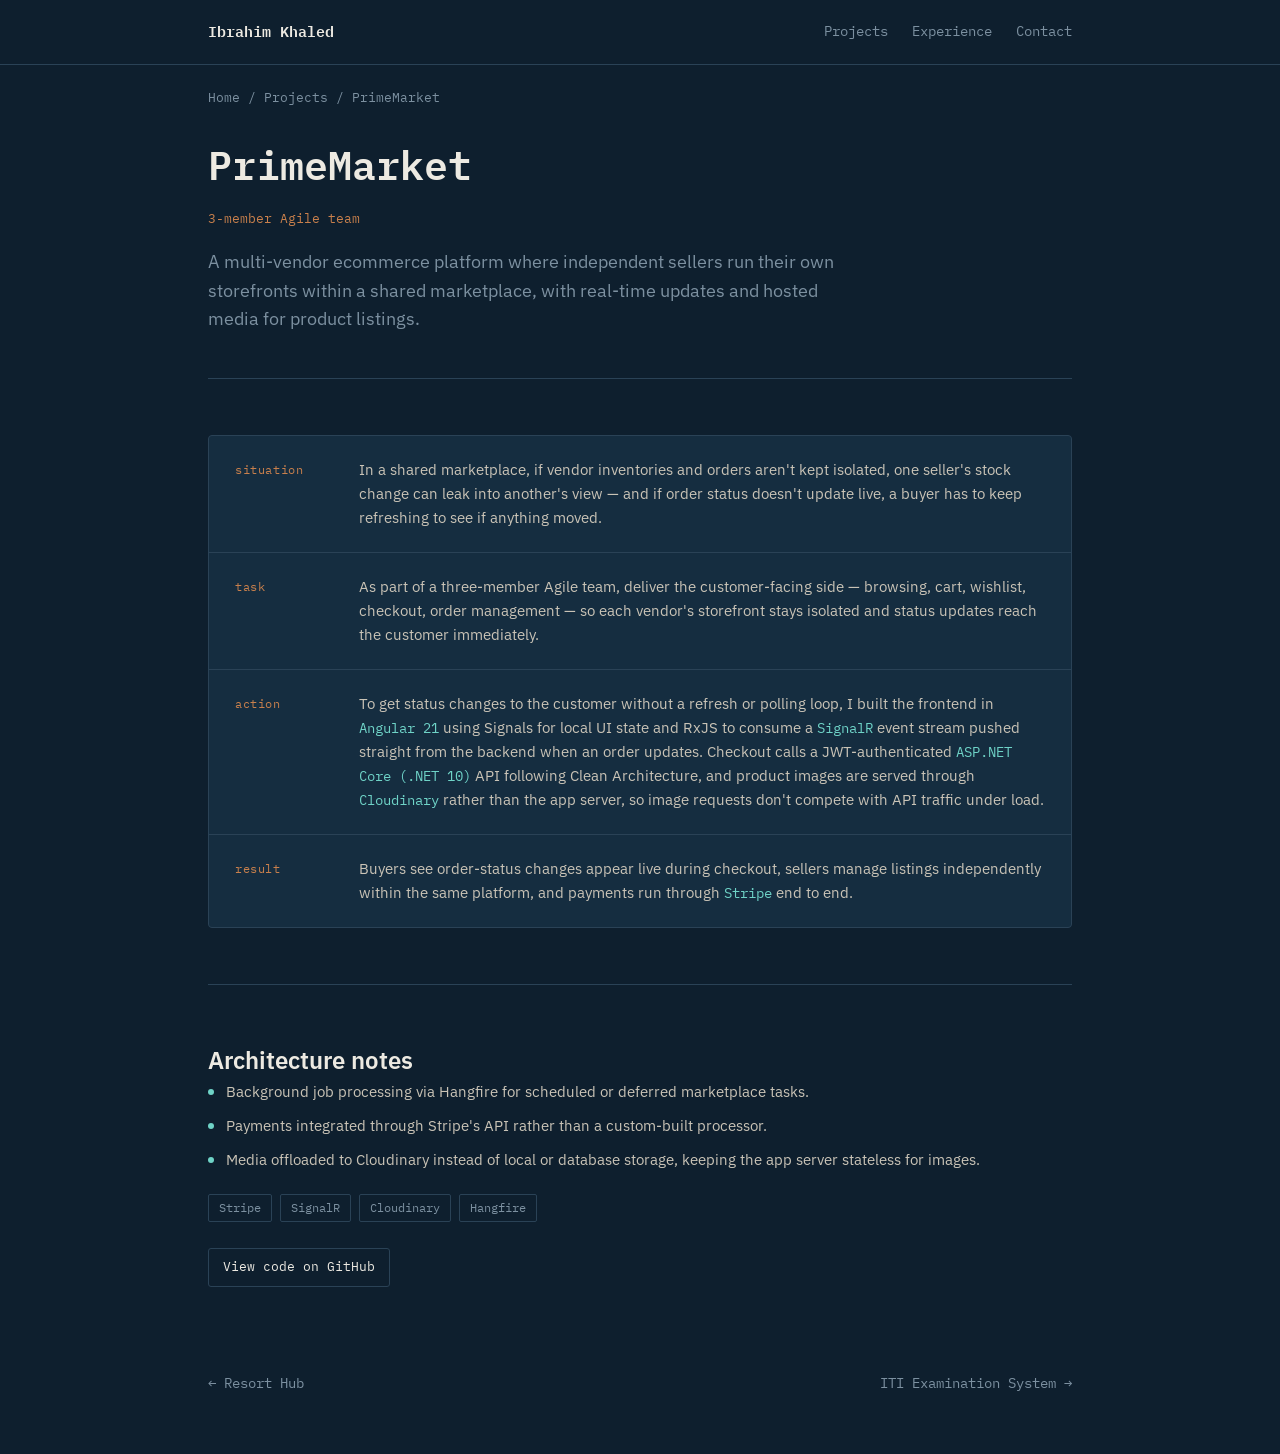
<file: PrimeMarket.html>
<!DOCTYPE html>
<html lang="en">
<head>
<meta charset="UTF-8">
<meta name="viewport" content="width=device-width, initial-scale=1.0">
<title>PrimeMarket — Ibrahim Khaled</title>
<link rel="preconnect" href="https://fonts.googleapis.com">
<link rel="preconnect" href="https://fonts.gstatic.com" crossorigin>
<link href="https://fonts.googleapis.com/css2?family=IBM+Plex+Mono:wght@400;500;600&family=IBM+Plex+Sans:wght@400;500;600;700&display=swap" rel="stylesheet">
<link rel="stylesheet" href="style.css">
</head>
<body>

<header class="site-nav">
  <div class="wrap">
    <a class="brand" href="index.html">Ibrahim Khaled</a>
    <nav>
      <a href="index.html#projects">Projects</a>
      <a href="index.html#experience">Experience</a>
      <a href="index.html#contact">Contact</a>
    </nav>
  </div>
</header>

<div class="wrap">

  <div class="crumbs"><a href="index.html">Home</a> / <a href="index.html#projects">Projects</a> / PrimeMarket</div>

  <header class="detail-header">
    <h1>PrimeMarket</h1>
    <div class="role mono">3-member Agile team</div>
    <p class="lede">A multi-vendor ecommerce platform where independent
      sellers run their own storefronts within a shared marketplace, with
      real-time updates and hosted media for product listings.</p>
  </header>

  <section>
    <div class="star-grid">
      <div class="star-item">
        <span class="star-label">situation</span>
        <p>In a shared marketplace, if vendor inventories and orders
          aren't kept isolated, one seller's stock change can leak into
          another's view — and if order status doesn't update live, a
          buyer has to keep refreshing to see if anything moved.</p>
      </div>
      <div class="star-item">
        <span class="star-label">task</span>
        <p>As part of a three-member Agile team, deliver the
          customer-facing side — browsing, cart, wishlist, checkout,
          order management — so each vendor's storefront stays isolated
          and status updates reach the customer immediately.</p>
      </div>
      <div class="star-item">
        <span class="star-label">action</span>
        <p>To get status changes to the customer without a refresh or
          polling loop, I built the frontend in <code>Angular 21</code>
          using Signals for local UI state and RxJS to consume a
          <code>SignalR</code> event stream pushed straight from the
          backend when an order updates. Checkout calls a
          JWT-authenticated <code>ASP.NET Core (.NET 10)</code> API
          following Clean Architecture, and product images are served
          through <code>Cloudinary</code> rather than the app server, so
          image requests don't compete with API traffic under load.</p>
      </div>
      <div class="star-item">
        <span class="star-label">result</span>
        <p>Buyers see order-status changes appear live during checkout,
          sellers manage listings independently within the same platform,
          and payments run through <code>Stripe</code> end to end.</p>
      </div>
    </div>
  </section>

  <section>
    <h2>Architecture notes</h2>
    <ul class="feature-list">
      <li>Background job processing via Hangfire for scheduled or deferred
        marketplace tasks.</li>
      <li>Payments integrated through Stripe's API rather than a
        custom-built processor.</li>
      <li>Media offloaded to Cloudinary instead of local or database
        storage, keeping the app server stateless for images.</li>
    </ul>
    <div class="stack-line" style="margin-top: 22px;">
      <span class="chip">Stripe</span>
      <span class="chip">SignalR</span>
      <span class="chip">Cloudinary</span>
      <span class="chip">Hangfire</span>
    </div>
    <div class="links-row" style="margin-top: 26px;">
      <a class="btn small" href="https://github.com/iibrahimshaban" target="_blank" rel="noopener">View code on GitHub</a>
    </div>
  </section>

  <div class="project-nav">
    <a href="resort-hub.html">&larr; Resort Hub</a>
    <a href="iti-examination-system.html">ITI Examination System &rarr;</a>
  </div>

</div>
</body>
</html>
</file>
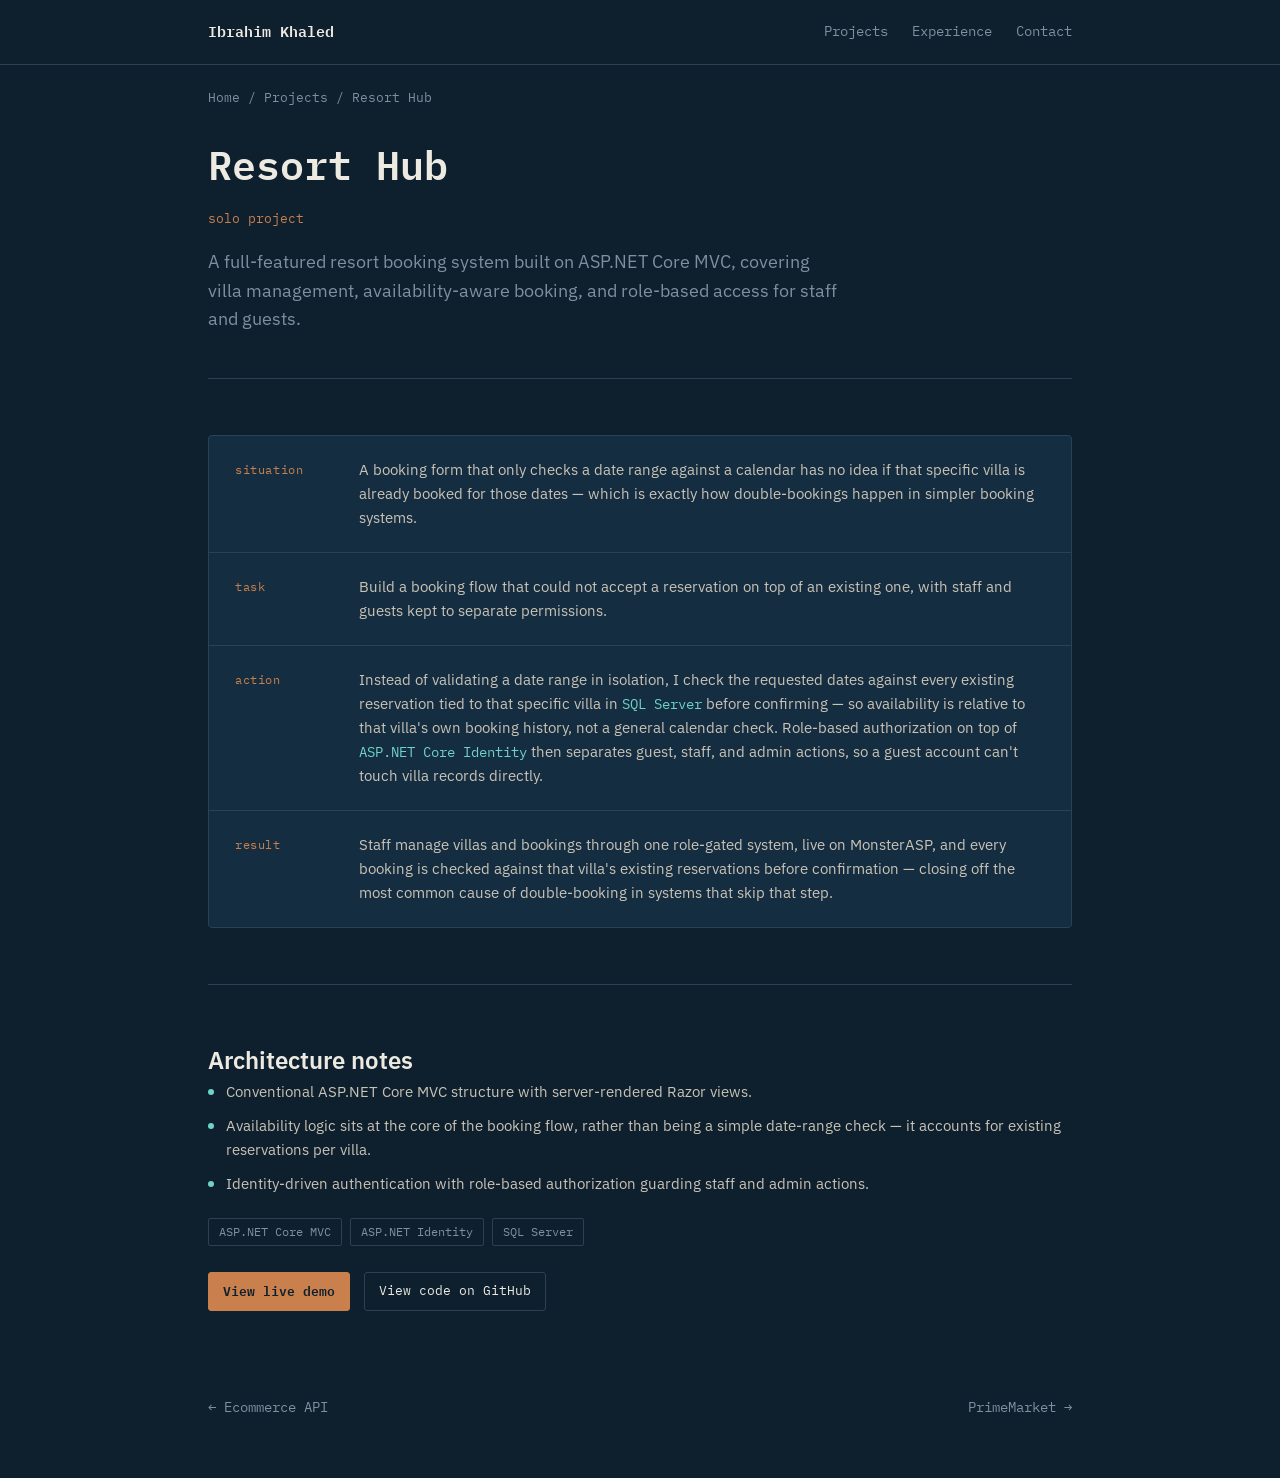
<file: ResortHub.html>
<!DOCTYPE html>
<html lang="en">
<head>
<meta charset="UTF-8">
<meta name="viewport" content="width=device-width, initial-scale=1.0">
<title>Resort Hub — Ibrahim Khaled</title>
<link rel="preconnect" href="https://fonts.googleapis.com">
<link rel="preconnect" href="https://fonts.gstatic.com" crossorigin>
<link href="https://fonts.googleapis.com/css2?family=IBM+Plex+Mono:wght@400;500;600&family=IBM+Plex+Sans:wght@400;500;600;700&display=swap" rel="stylesheet">
<link rel="stylesheet" href="style.css">
</head>
<body>

<header class="site-nav">
  <div class="wrap">
    <a class="brand" href="index.html">Ibrahim Khaled</a>
    <nav>
      <a href="index.html#projects">Projects</a>
      <a href="index.html#experience">Experience</a>
      <a href="index.html#contact">Contact</a>
    </nav>
  </div>
</header>

<div class="wrap">

  <div class="crumbs"><a href="index.html">Home</a> / <a href="index.html#projects">Projects</a> / Resort Hub</div>

  <header class="detail-header">
    <h1>Resort Hub</h1>
    <div class="role mono">solo project</div>
    <p class="lede">A full-featured resort booking system built on
      ASP.NET Core MVC, covering villa management, availability-aware
      booking, and role-based access for staff and guests.</p>
  </header>

  <section>
    <div class="star-grid">
      <div class="star-item">
        <span class="star-label">situation</span>
        <p>A booking form that only checks a date range against a
          calendar has no idea if that specific villa is already booked
          for those dates — which is exactly how double-bookings happen
          in simpler booking systems.</p>
      </div>
      <div class="star-item">
        <span class="star-label">task</span>
        <p>Build a booking flow that could not accept a reservation on
          top of an existing one, with staff and guests kept to separate
          permissions.</p>
      </div>
      <div class="star-item">
        <span class="star-label">action</span>
        <p>Instead of validating a date range in isolation, I check the
          requested dates against every existing reservation tied to that
          specific villa in <code>SQL Server</code> before confirming —
          so availability is relative to that villa's own booking
          history, not a general calendar check. Role-based authorization
          on top of <code>ASP.NET Core Identity</code> then separates
          guest, staff, and admin actions, so a guest account can't touch
          villa records directly.</p>
      </div>
      <div class="star-item">
        <span class="star-label">result</span>
        <p>Staff manage villas and bookings through one role-gated
          system, live on MonsterASP, and every booking is checked
          against that villa's existing reservations before confirmation
          — closing off the most common cause of double-booking in
          systems that skip that step.</p>
      </div>
    </div>
  </section>

  <section>
    <h2>Architecture notes</h2>
    <ul class="feature-list">
      <li>Conventional ASP.NET Core MVC structure with server-rendered
        Razor views.</li>
      <li>Availability logic sits at the core of the booking flow, rather
        than being a simple date-range check — it accounts for existing
        reservations per villa.</li>
      <li>Identity-driven authentication with role-based authorization
        guarding staff and admin actions.</li>
    </ul>
    <div class="stack-line" style="margin-top: 22px;">
      <span class="chip">ASP.NET Core MVC</span>
      <span class="chip">ASP.NET Identity</span>
      <span class="chip">SQL Server</span>
    </div>
    <div class="links-row" style="margin-top: 26px;">
      <a class="btn small primary" href="https://resorthub.runasp.net/" target="_blank" rel="noopener">View live demo</a>
      <a class="btn small" href="https://github.com/iibrahimshaban/Resort-Hub" target="_blank" rel="noopener">View code on GitHub</a>
    </div>
  </section>

  <div class="project-nav">
    <a href="ecommerce.html">&larr; Ecommerce API</a>
    <a href="primemarket.html">PrimeMarket &rarr;</a>
  </div>

</div>
</body>
</html>
</file>
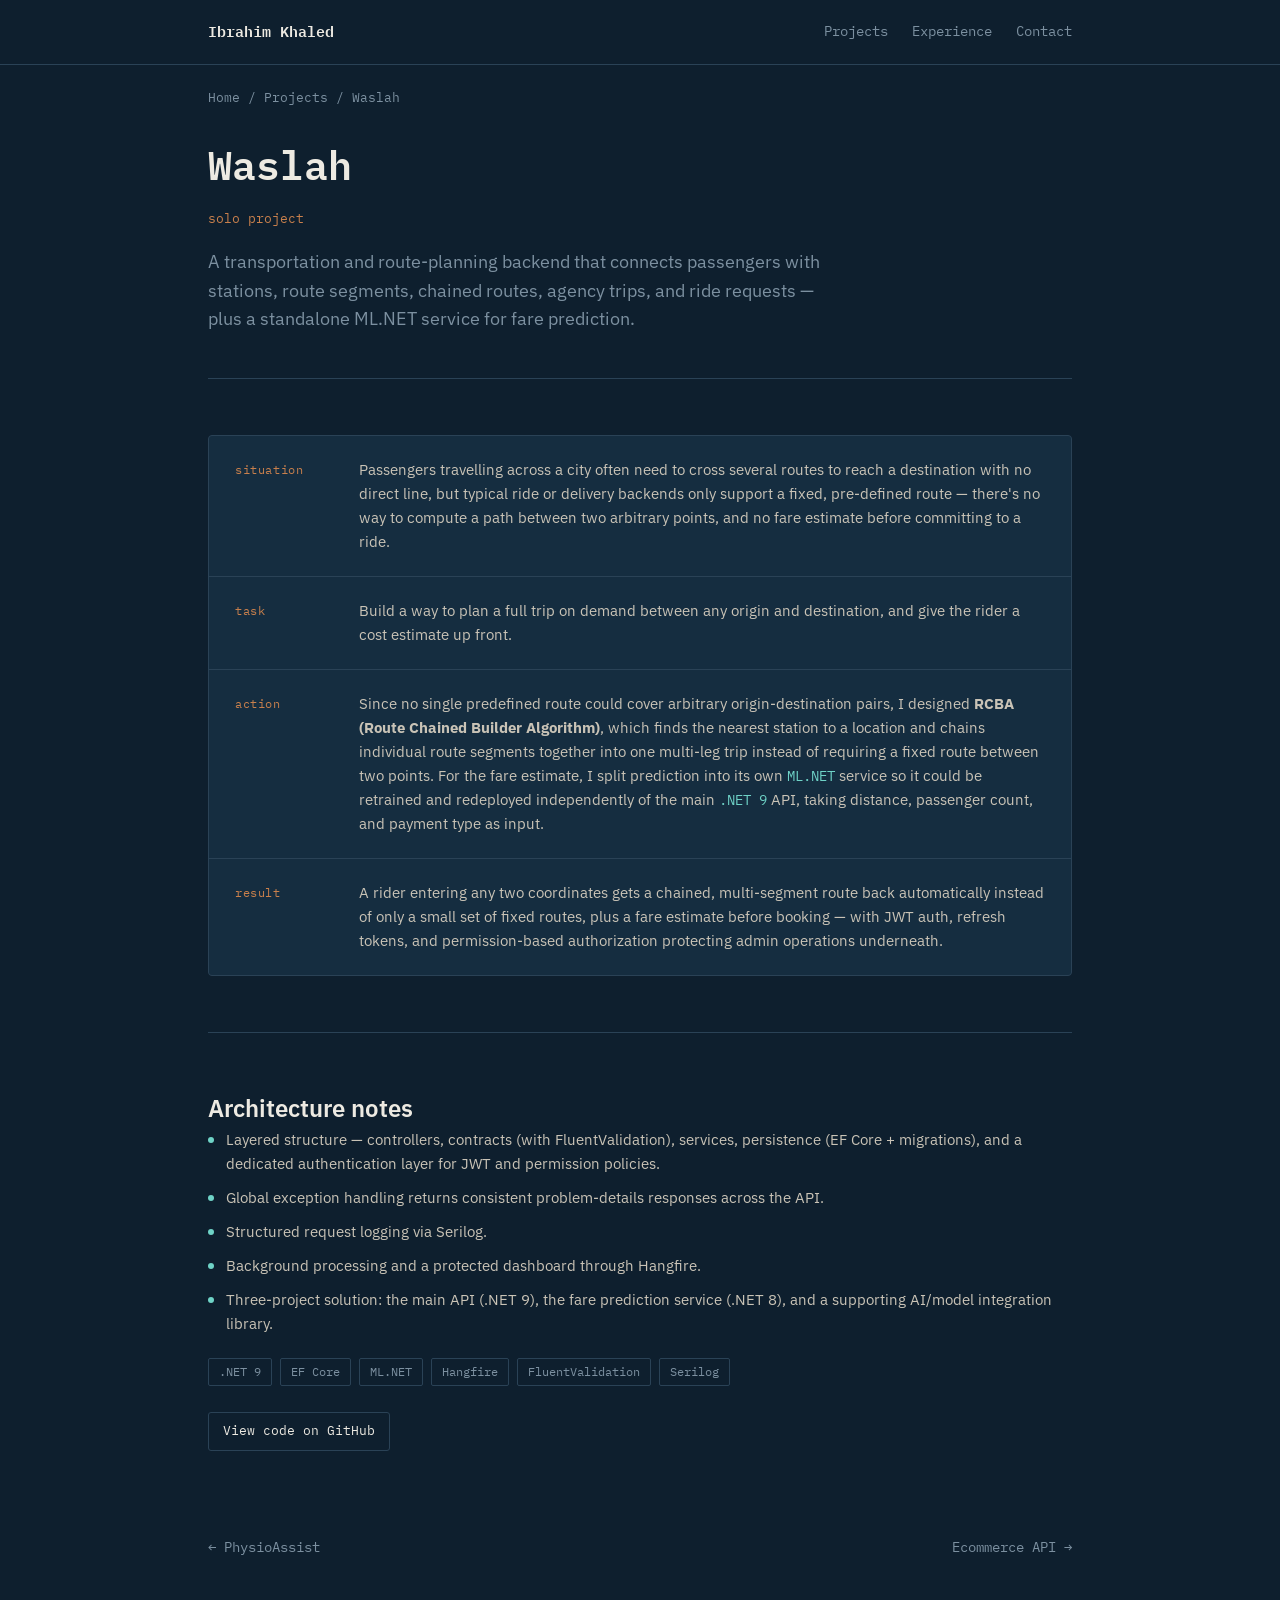
<file: Waslah.html>
<!DOCTYPE html>
<html lang="en">
<head>
<meta charset="UTF-8">
<meta name="viewport" content="width=device-width, initial-scale=1.0">
<title>Waslah — Ibrahim Khaled</title>
<link rel="preconnect" href="https://fonts.googleapis.com">
<link rel="preconnect" href="https://fonts.gstatic.com" crossorigin>
<link href="https://fonts.googleapis.com/css2?family=IBM+Plex+Mono:wght@400;500;600&family=IBM+Plex+Sans:wght@400;500;600;700&display=swap" rel="stylesheet">
<link rel="stylesheet" href="style.css">
</head>
<body>

<header class="site-nav">
  <div class="wrap">
    <a class="brand" href="index.html">Ibrahim Khaled</a>
    <nav>
      <a href="index.html#projects">Projects</a>
      <a href="index.html#experience">Experience</a>
      <a href="index.html#contact">Contact</a>
    </nav>
  </div>
</header>

<div class="wrap">

  <div class="crumbs"><a href="index.html">Home</a> / <a href="index.html#projects">Projects</a> / Waslah</div>

  <header class="detail-header">
    <h1>Waslah</h1>
    <div class="role mono">solo project</div>
    <p class="lede">A transportation and route-planning backend that
      connects passengers with stations, route segments, chained routes,
      agency trips, and ride requests — plus a standalone ML.NET service
      for fare prediction.</p>
  </header>

  <section>
    <div class="star-grid">
      <div class="star-item">
        <span class="star-label">situation</span>
        <p>Passengers travelling across a city often need to cross
          several routes to reach a destination with no direct line, but
          typical ride or delivery backends only support a fixed,
          pre-defined route — there's no way to compute a path between
          two arbitrary points, and no fare estimate before committing to
          a ride.</p>
      </div>
      <div class="star-item">
        <span class="star-label">task</span>
        <p>Build a way to plan a full trip on demand between any origin
          and destination, and give the rider a cost estimate up front.</p>
      </div>
      <div class="star-item">
        <span class="star-label">action</span>
        <p>Since no single predefined route could cover arbitrary
          origin-destination pairs, I designed <strong>RCBA (Route
          Chained Builder Algorithm)</strong>, which finds the nearest
          station to a location and chains individual route segments
          together into one multi-leg trip instead of requiring a fixed
          route between two points. For the fare estimate, I split
          prediction into its own <code>ML.NET</code> service so it could
          be retrained and redeployed independently of the main
          <code>.NET 9</code> API, taking distance, passenger count, and
          payment type as input.</p>
      </div>
      <div class="star-item">
        <span class="star-label">result</span>
        <p>A rider entering any two coordinates gets a chained,
          multi-segment route back automatically instead of only a small
          set of fixed routes, plus a fare estimate before booking — with
          JWT auth, refresh tokens, and permission-based authorization
          protecting admin operations underneath.</p>
      </div>
    </div>
  </section>

  <section>
    <h2>Architecture notes</h2>
    <ul class="feature-list">
      <li>Layered structure — controllers, contracts (with FluentValidation),
        services, persistence (EF Core + migrations), and a dedicated
        authentication layer for JWT and permission policies.</li>
      <li>Global exception handling returns consistent problem-details
        responses across the API.</li>
      <li>Structured request logging via Serilog.</li>
      <li>Background processing and a protected dashboard through
        Hangfire.</li>
      <li>Three-project solution: the main API (.NET 9), the fare
        prediction service (.NET 8), and a supporting AI/model
        integration library.</li>
    </ul>
    <div class="stack-line" style="margin-top: 22px;">
      <span class="chip">.NET 9</span>
      <span class="chip">EF Core</span>
      <span class="chip">ML.NET</span>
      <span class="chip">Hangfire</span>
      <span class="chip">FluentValidation</span>
      <span class="chip">Serilog</span>
    </div>
    <div class="links-row" style="margin-top: 26px;">
      <a class="btn small" href="https://github.com/iibrahimshaban/Waslah" target="_blank" rel="noopener">View code on GitHub</a>
    </div>
  </section>

  <div class="project-nav">
    <a href="physioassist.html">&larr; PhysioAssist</a>
    <a href="ecommerce.html">Ecommerce API &rarr;</a>
  </div>

</div>
</body>
</html>
</file>
<file: style.css>
:root {
  --bg: #0E1F2E;
  --panel: #152D40;
  --panel-2: #1A3348;
  --paper: #EDEAE2;
  --cyan: #6FD3C7;
  --copper: #C9804C;
  --slate: #7C90A0;
  --line: #2A4256;
}

* { box-sizing: border-box; }

html { scroll-behavior: smooth; }

body {
  margin: 0;
  background: var(--bg);
  color: var(--paper);
  font-family: 'IBM Plex Sans', system-ui, sans-serif;
  line-height: 1.6;
  -webkit-font-smoothing: antialiased;
}

.mono { font-family: 'IBM Plex Mono', ui-monospace, monospace; }

a { color: inherit; }

.wrap {
  max-width: 920px;
  margin: 0 auto;
  padding: 0 28px;
}

/* --- top nav --- */
.site-nav {
  border-bottom: 1px solid var(--line);
  padding: 20px 0;
}

.site-nav .wrap {
  display: flex;
  align-items: center;
  justify-content: space-between;
  flex-wrap: wrap;
  gap: 14px;
}

.brand {
  font-family: 'IBM Plex Mono', monospace;
  font-weight: 600;
  text-decoration: none;
  font-size: 15px;
}

.site-nav nav {
  display: flex;
  gap: 24px;
  font-family: 'IBM Plex Mono', monospace;
  font-size: 13.5px;
}

.site-nav nav a {
  text-decoration: none;
  color: var(--slate);
  transition: color 0.15s ease;
}

.site-nav nav a:hover { color: var(--cyan); }

.crumbs {
  font-family: 'IBM Plex Mono', monospace;
  font-size: 12.5px;
  color: var(--slate);
  padding: 22px 0 0;
}

.crumbs a { color: var(--slate); text-decoration: none; }
.crumbs a:hover { color: var(--cyan); }

/* --- header / hero --- */
header.hero {
  padding: 60px 0 60px;
  position: relative;
  display: grid;
  grid-template-columns: 1.4fr 1fr;
  gap: 48px;
  align-items: center;
}

.hero-copy { min-width: 0; }

.avatar {
  width: 100%;
  aspect-ratio: 3 / 4;
  border-radius: 10px;
  border: 1px solid var(--line);
  position: relative;
  overflow: hidden;
  background: var(--panel);
  justify-self: end;
  max-width: 340px;
}

.avatar img {
  width: 100%;
  height: 100%;
  object-fit: cover;
  object-position: top center;
  display: block;
}

.avatar-fallback {
  position: absolute;
  inset: 0;
  display: none;
  align-items: center;
  justify-content: center;
  background: var(--panel);
  color: var(--cyan);
  font-size: 56px;
  font-weight: 600;
}

@media (max-width: 760px) {
  header.hero {
    grid-template-columns: 1fr;
    gap: 28px;
  }
  .avatar {
    justify-self: start;
    max-width: 240px;
    order: -1;
  }
}

.tag {
  font-size: 13px;
  color: var(--cyan);
  letter-spacing: 0.02em;
  margin-bottom: 22px;
}

h1 {
  font-family: 'IBM Plex Mono', monospace;
  font-weight: 600;
  font-size: clamp(30px, 5.2vw, 50px);
  line-height: 1.15;
  margin: 0 0 22px;
  max-width: 16ch;
}

h1 .accent { color: var(--copper); }

.lede {
  font-size: 18px;
  color: var(--slate);
  max-width: 58ch;
  margin: 0 0 34px;
}

.lede strong { color: var(--paper); font-weight: 500; }

.trace-rule {
  height: 1px;
  background: linear-gradient(90deg, var(--cyan) 0, var(--line) 45%, transparent 100%);
  margin: 0 0 34px;
}

.links-row {
  display: flex;
  gap: 14px;
  flex-wrap: wrap;
}

.btn {
  display: inline-flex;
  align-items: center;
  gap: 8px;
  padding: 11px 20px;
  border: 1px solid var(--line);
  border-radius: 3px;
  text-decoration: none;
  font-family: 'IBM Plex Mono', monospace;
  font-size: 14px;
  transition: border-color 0.15s ease, background 0.15s ease;
}

.btn:hover { border-color: var(--cyan); background: var(--panel); }

.btn.primary {
  background: var(--copper);
  color: var(--bg);
  border-color: var(--copper);
  font-weight: 600;
}

.btn.primary:hover { background: #d98f5e; border-color: #d98f5e; }

.btn.small { padding: 8px 14px; font-size: 13px; }

/* --- sections --- */
section { padding: 56px 0; border-top: 1px solid var(--line); }

.section-head {
  display: flex;
  align-items: baseline;
  justify-content: space-between;
  margin-bottom: 30px;
  gap: 16px;
}

h2 {
  font-size: 24px;
  font-weight: 600;
  margin: 0;
}

.sheet-ref {
  font-family: 'IBM Plex Mono', monospace;
  font-size: 12px;
  color: var(--slate);
  white-space: nowrap;
}

p { color: #C9C3B6; }

/* --- skills --- */
.skill-grid {
  display: grid;
  grid-template-columns: repeat(auto-fit, minmax(230px, 1fr));
  gap: 1px;
  background: var(--line);
  border: 1px solid var(--line);
}

.skill-panel {
  background: var(--panel);
  padding: 22px 24px;
}

.skill-panel h3 {
  font-family: 'IBM Plex Mono', monospace;
  font-size: 13px;
  font-weight: 500;
  color: var(--cyan);
  margin: 0 0 14px;
}

.skill-panel ul {
  list-style: none;
  margin: 0;
  padding: 0;
  font-size: 14.5px;
  color: #C9C3B6;
}

.skill-panel li {
  padding: 5px 0;
  border-bottom: 1px dashed rgba(124,144,160,0.25);
}

.skill-panel li:last-child { border-bottom: none; }

/* --- project cards (home grid) --- */
.project-grid {
  display: grid;
  grid-template-columns: repeat(auto-fit, minmax(260px, 1fr));
  gap: 16px;
}

.project-card {
  border: 1px solid var(--line);
  border-radius: 4px;
  padding: 22px;
  background: var(--panel-2);
  text-decoration: none;
  display: block;
  transition: border-color 0.15s ease, transform 0.15s ease;
}

.project-card:hover {
  border-color: var(--cyan);
  transform: translateY(-2px);
}

.project-card .ref {
  font-family: 'IBM Plex Mono', monospace;
  font-size: 11px;
  color: var(--slate);
  margin-bottom: 10px;
  display: block;
}

.project-card h4 {
  margin: 0 0 8px;
  font-size: 16.5px;
  color: var(--paper);
}

.project-card p {
  font-size: 13.5px;
  margin: 0 0 12px;
  color: #A9B7C2;
}

.project-card.featured {
  grid-column: 1 / -1;
  background: var(--panel);
  padding: 28px;
}

.project-card.featured h4 { font-size: 19px; }
.project-card.featured p { font-size: 14.5px; }

.stack-line {
  display: flex;
  flex-wrap: wrap;
  gap: 8px;
  margin-top: 4px;
}

.chip {
  font-family: 'IBM Plex Mono', monospace;
  font-size: 11.5px;
  padding: 4px 10px;
  border: 1px solid var(--line);
  border-radius: 2px;
  color: var(--slate);
}

/* --- project detail page --- */
.detail-header {
  padding: 34px 0 10px;
}

.detail-header .role {
  font-family: 'IBM Plex Mono', monospace;
  font-size: 13px;
  color: var(--copper);
  margin-bottom: 18px;
}

.detail-header h1 { max-width: none; font-size: clamp(28px, 4.4vw, 40px); }

.feature-list {
  list-style: none;
  margin: 0;
  padding: 0;
  display: grid;
  gap: 10px;
}

.feature-list li {
  padding-left: 18px;
  position: relative;
  font-size: 15px;
  color: #C9C3B6;
}

.feature-list li::before {
  content: "";
  position: absolute;
  left: 0;
  top: 9px;
  width: 6px;
  height: 6px;
  background: var(--cyan);
  border-radius: 50%;
}

.two-col {
  display: grid;
  grid-template-columns: 1.3fr 1fr;
  gap: 40px;
}

.star-grid {
  display: grid;
  gap: 1px;
  background: var(--line);
  border: 1px solid var(--line);
  border-radius: 4px;
  overflow: hidden;
}

.star-item {
  background: var(--panel);
  padding: 22px 26px;
  display: grid;
  grid-template-columns: 100px 1fr;
  gap: 24px;
  align-items: start;
}

.star-item .star-label {
  font-family: 'IBM Plex Mono', monospace;
  font-size: 12px;
  color: var(--copper);
  letter-spacing: 0.05em;
  padding-top: 2px;
}

.star-item p {
  margin: 0;
  font-size: 15px;
  color: #C9C3B6;
}

.star-item code {
  font-family: 'IBM Plex Mono', monospace;
  font-size: 0.9em;
  color: var(--cyan);
}

@media (max-width: 640px) {
  .star-item {
    grid-template-columns: 1fr;
    gap: 8px;
  }
}

@media (max-width: 720px) {
  .two-col { grid-template-columns: 1fr; }
}

.note-panel {
  background: var(--panel);
  border: 1px solid var(--line);
  border-radius: 4px;
  padding: 20px 22px;
  font-size: 14px;
  color: var(--slate);
}

.note-panel strong { color: var(--paper); }

.project-nav {
  display: flex;
  justify-content: space-between;
  padding: 30px 0 60px;
  font-family: 'IBM Plex Mono', monospace;
  font-size: 13.5px;
}

.project-nav a {
  text-decoration: none;
  color: var(--slate);
  transition: color 0.15s ease;
}

.project-nav a:hover { color: var(--cyan); }

/* --- experience --- */
.exp-item {
  display: grid;
  grid-template-columns: 130px 1fr;
  gap: 20px;
  padding: 18px 0;
  border-bottom: 1px solid var(--line);
}

.exp-item:last-child { border-bottom: none; }

.exp-item .when {
  font-family: 'IBM Plex Mono', monospace;
  font-size: 12.5px;
  color: var(--slate);
}

.exp-item h4 { margin: 0 0 6px; font-size: 16px; }
.exp-item p { font-size: 14.5px; margin: 0; }

/* --- footer / contact --- */
footer {
  padding: 60px 0 80px;
  border-top: 1px solid var(--line);
}

footer h2 { margin-bottom: 14px; }
footer p { max-width: 50ch; margin-bottom: 28px; }

.foot-meta {
  margin-top: 50px;
  font-family: 'IBM Plex Mono', monospace;
  font-size: 12px;
  color: var(--slate);
  display: flex;
  justify-content: space-between;
  flex-wrap: wrap;
  gap: 8px;
}

@media (max-width: 640px) {
  .exp-item { grid-template-columns: 1fr; gap: 6px; }
  header.hero { padding: 40px 0 40px; }
}

@media (prefers-reduced-motion: reduce) {
  html { scroll-behavior: auto; }
  .project-card { transition: none; }
}

:focus-visible {
  outline: 2px solid var(--cyan);
  outline-offset: 2px;
}
</file>
